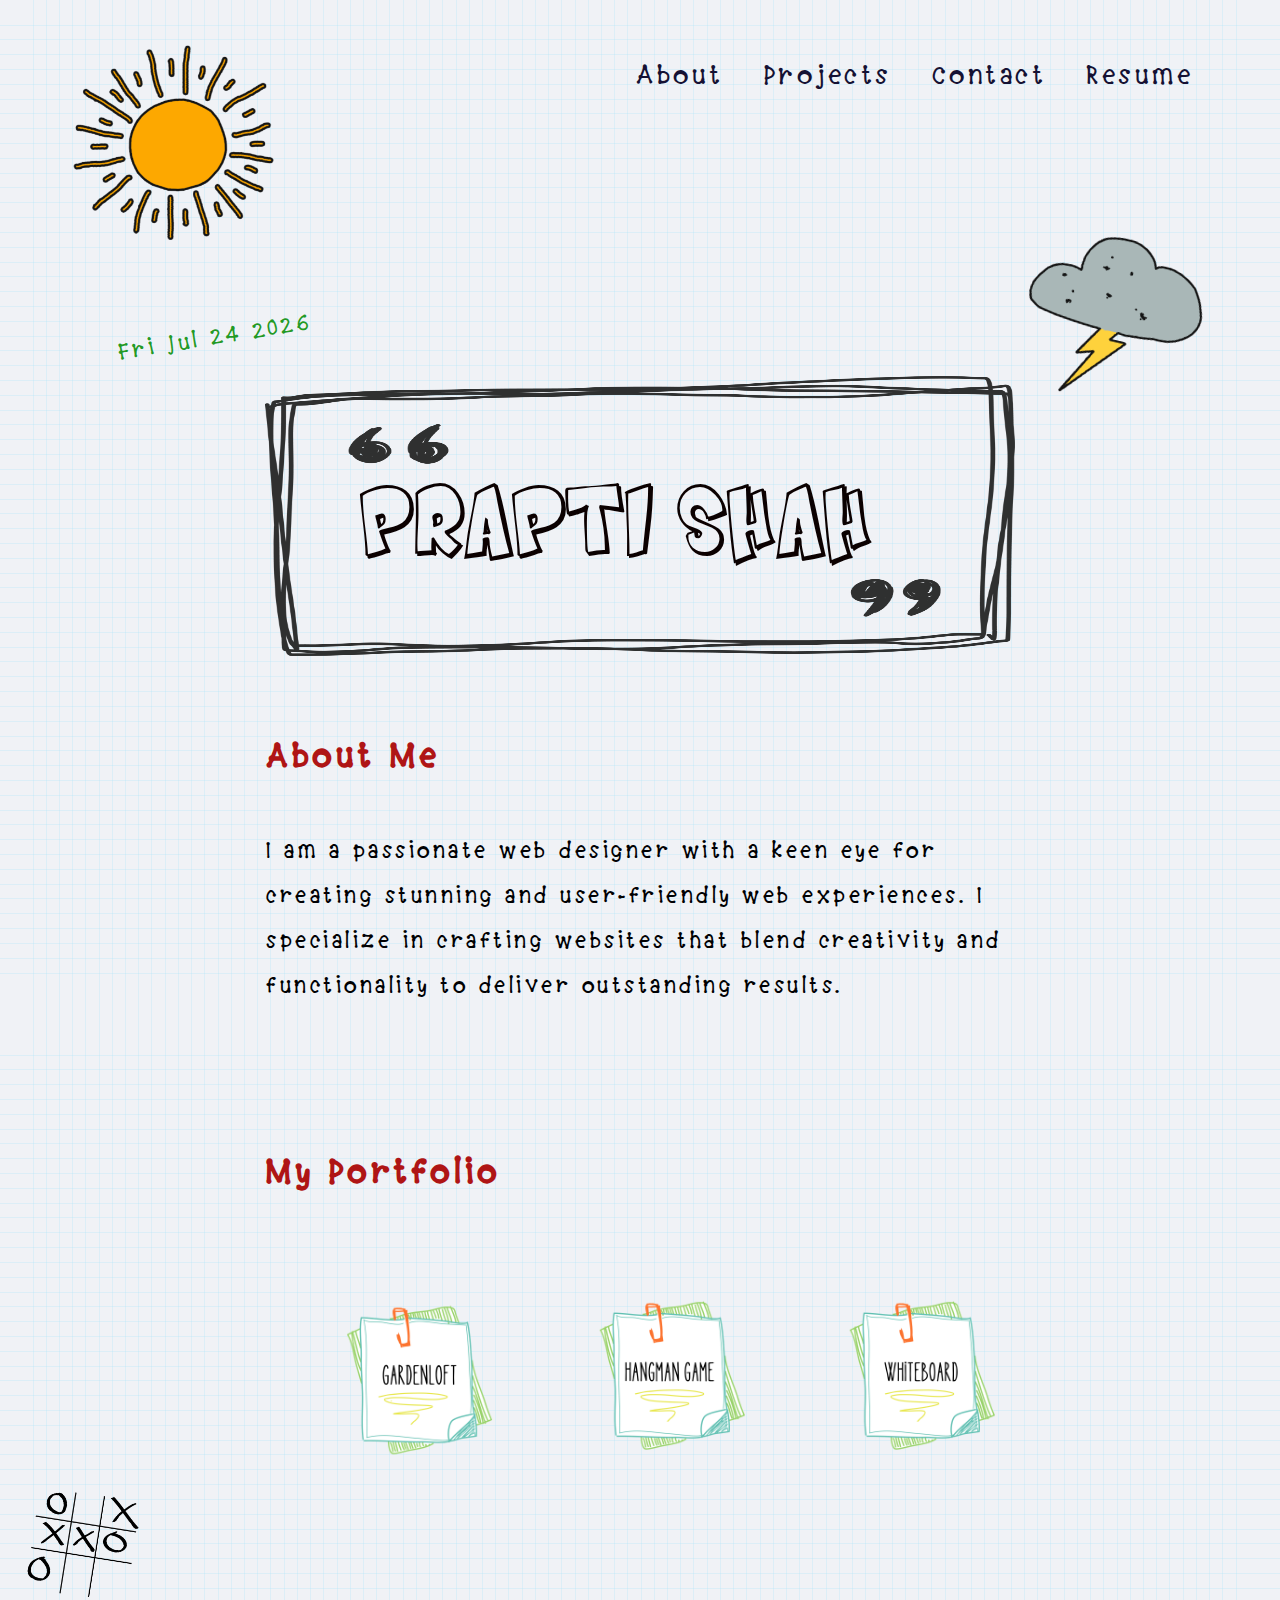
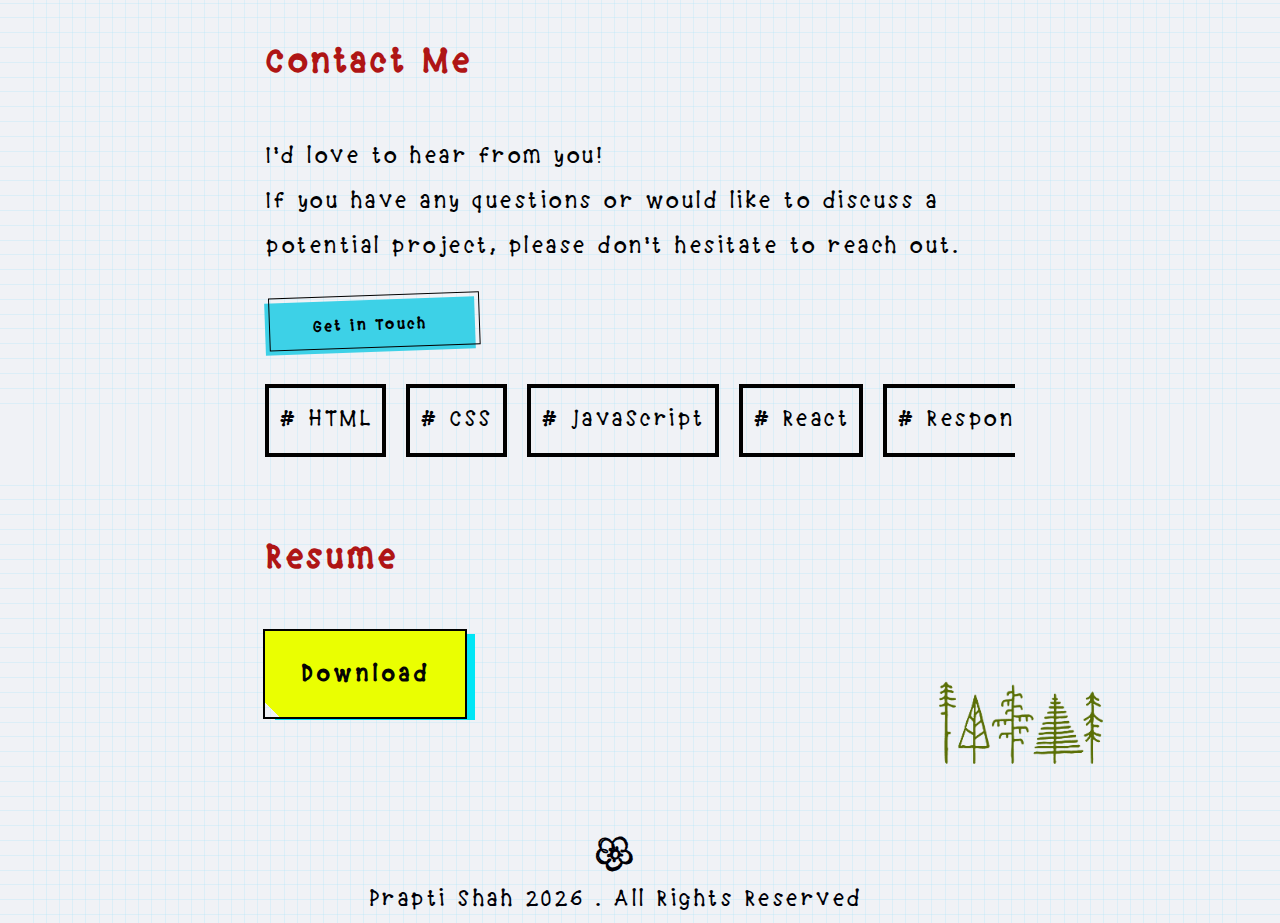
<file: index.html>
<!DOCTYPE html>
<html lang="en">
  <head>
    <meta charset="UTF-8" />
    <meta name="viewport" content="width=device-width, initial-scale=1.0" />
    <title>Prapti Shah Portfolio</title>

    <link rel="stylesheet" href="styles.css" />
    <!-- <script src="https://cdn.jsdelivr.net/npm/animejs@3.1.0/lib/anime.min.js"></script>
    <script type="module" src="./script.js"></script> -->
  </head>

  <body class="novel-theme">
    <div id="menu">
      <script>
        function menuOnClick() {
          document.getElementById("menu-bar").classList.toggle("change");
          document.getElementById("nav").classList.toggle("change");
          document.getElementById("menu-bg").classList.toggle("change-bg");
        }
      </script>
      <div id="menu-bar" onclick="menuOnClick()">
        <div id="bar1" class="bar"></div>
        <div id="bar2" class="bar"></div>
        <div id="bar3" class="bar"></div>
      </div>
      <div class="novel-theme" id="container">
        <nav class="nav" id="nav">
          <ul>
            <li><a href="#aboutMe">About</a></li>

            <li><a href="#portfolios">Projects</a></li>
            <li><a href="#contactMe">Contact</a></li>
            <li><a href="#resume-container">Resume</a></li>
          </ul>
        </nav>
      </div>
      <div class="menu-bg" id="menu-bg"></div>
    </div>
    <div>
      <img src="Sun01 Final.png" alt="sun" id="sun" class="day-icon" />
    </div>
    <!--<div>
      <img
        src="vecteezy_nature-crayon-doodle_25027246_880.png"
        alt="moon"
        id="moon"
        class="night-icon" />
    </div>-->

    <div>
      <p id="date"></p>

      <script>
        const d = new Date();
        document.getElementById("date").innerHTML = d.toDateString();
      </script>
    </div>

    <div class="cloud">
      <a href="weather.html">
        <img src="Cloud02 Final.png" alt="cloud-weather" class="cloudImg"
      /></a>
    </div>
    <div class="container"></div>

    <main>
      <div id="name">
        <div class="textName">PRAPTI SHAH</div>
        <!--<p class="textOccupation">web developer</p>-->
      </div>
      <!--<img src="arrow.png" class="arrow" />
      <img src="praptiSketch.jpg" class="praptiSketch" />-->
      <!-- <div id="animatedLetters">
        <span
          ><div class="animate-me">prapti.shah.*.shah.prapti</div>
          <div class="animate-me">shah.prapti.*.prapti.shah</div>
          <div class="animate-me">prapti.shah.*.shah.prapti</div>
          <div class="animate-me">shah.prapti.*.prapti.shah</div>
          <div class="animate-me">prapti.shah.*.shah.prapti</div>
          <div class="animate-me">shah.prapti.*.prapti.shah</div>
          <div class="animate-me">prapti.shah.*.shah.prapti</div>
          <div class="animate-me">shah.prapti.*.prapti.shah</div>
          <div class="animate-me">prapti.shah.*.shah.prapti</div>
          <div class="animate-me">shah.prapti.*.prapti.shah</div>
          <div class="animate-me">prapti.shah.*.shah.prapti</div>
          <div class="animate-me">shah.prapti.*.prapti.shah</div>
          <div class="animate-me">prapti.shah.*.shah.prapti</div>
          <div class="animate-me">shah.prapti.*.prapti.shah</div></span
        > -->
      <!-- </div> -->

      <div id="aboutMe" class="ruled-paper">
        <h2 class="heading">About Me</h2>
        <p>
          I am a passionate web designer with a keen eye for creating stunning
          and user-friendly web experiences. I specialize in crafting websites
          that blend creativity and functionality to deliver outstanding
          results.
        </p>
      </div>

      <div id="portfolios" class="ruled-paper">
        <h2 class="heading">My Portfolio</h2>
        <!-- Portfolio items go here -->
        <div class="flex-container">
          <!--<h3 class="portfolio-item">Portfolio 1</h3>-->
          <a href="Gardenloft.html"
            ><img
              src="gardenloft-canva.png"
              alt="portfolio-icon"
              class="portfolio"
          /></a>

          <!-- Portfolio item content -->
          <!--<h3 class="portfolio-item">Portfolio 2</h3>-->
          <a href="Hangman.html">
            <img src="hangman-canva.png" alt="portfolio-icon" class="portfolio"
          /></a>

          <!-- Portfolio item content 
            <h3 class="portfolio-item">Portfolio 3</h3>-->
          <a href="whiteboard.html"
            ><img src="whiteboard.png" alt="portfolio-icon" class="portfolio"
          /></a>
        </div>
      </div>

      <div class="tic-tac-toe">
        <a href="tic-tac-toe.html"
          ><img src="tic-tac-toe.png" alt="tic tac toe icon" class="tictac" />
        </a>
      </div>

      <div id="contactMe" class="ruled-paper">
        <h2 class="heading">Contact Me</h2>
        <p>
          I'd love to hear from you!<br />
          If you have any questions or would like to discuss a potential
          project, please don't hesitate to reach out.
        </p>

        <a href="mailto:shahprapti12@gmail.com" class="btn">Get in Touch</a>
      </div>

      <div id="skills-container">
        <!-- <h2 class="heading">Skills</h2> -->
        <div id="skills-list" class="tag-list">
          <!-- Skills will be dynamically added here using JavaScript -->
        </div>
      </div>

      <script>
        const skillsContainer = document.getElementById("skills-list");
        const skills = [
          "HTML",
          "CSS",
          "JavaScript",
          "React",
          "Responsive Design",
          "Git",
          "MongoDB",
          "ADB Tools",
          "Web Applications",
          "Node",
          "Express",
          "UI/ UX",
          "Figma",
          "Canva",
          "Animations",
          "Typescript",
          "API Integration",
          "Agile Development",
          "",
        ];

        function addSkillsToContainer() {
          for (let i = 0; i < 18; i++) {
            const skill = skills[i % skills.length];
            const skillElement = document.createElement("div");
            skillElement.classList.add("tag");
            skillElement.innerHTML = `<span>#</span> ${skill}`;
            skillsContainer.appendChild(skillElement);
          }
        }

        // Initial load
        addSkillsToContainer();

        // Infinite scroll logic
        window.addEventListener("scroll", () => {
          const { scrollTop, scrollHeight, clientHeight } =
            document.documentElement;

          if (scrollTop + clientHeight >= scrollHeight - 10) {
            addSkillsToContainer();
          }
        });
      </script>

      <div class="ruled-paper">
        <h2 class="heading">Resume</h2>

        <div id="resume-container">
          <div>
            <a
              id="download"
              class="button-49"
              href="Prapti-Shah-Resume.pdf"
              download
              >Download</a
            >
            <!-- <a href="/images/myw3schoolsimage.jpg" download>
            <img src="path/to/your/image.jpg" alt="Your Image Alt Text" width="104" height="142">
          </a> -->
          </div>
          <div>
            <img src="TreesFinal.png" alt="pine Trees" class="pine" />
          </div>
        </div>
      </div>
    </main>

    <footer>
      <div class="heart">u</div>
      <div class="footer">
        Prapti Shah
        <script>
          document.write(new Date().getFullYear());
        </script>
        . All Rights Reserved
      </div>
    </footer>
  </body>
</html>
</file>
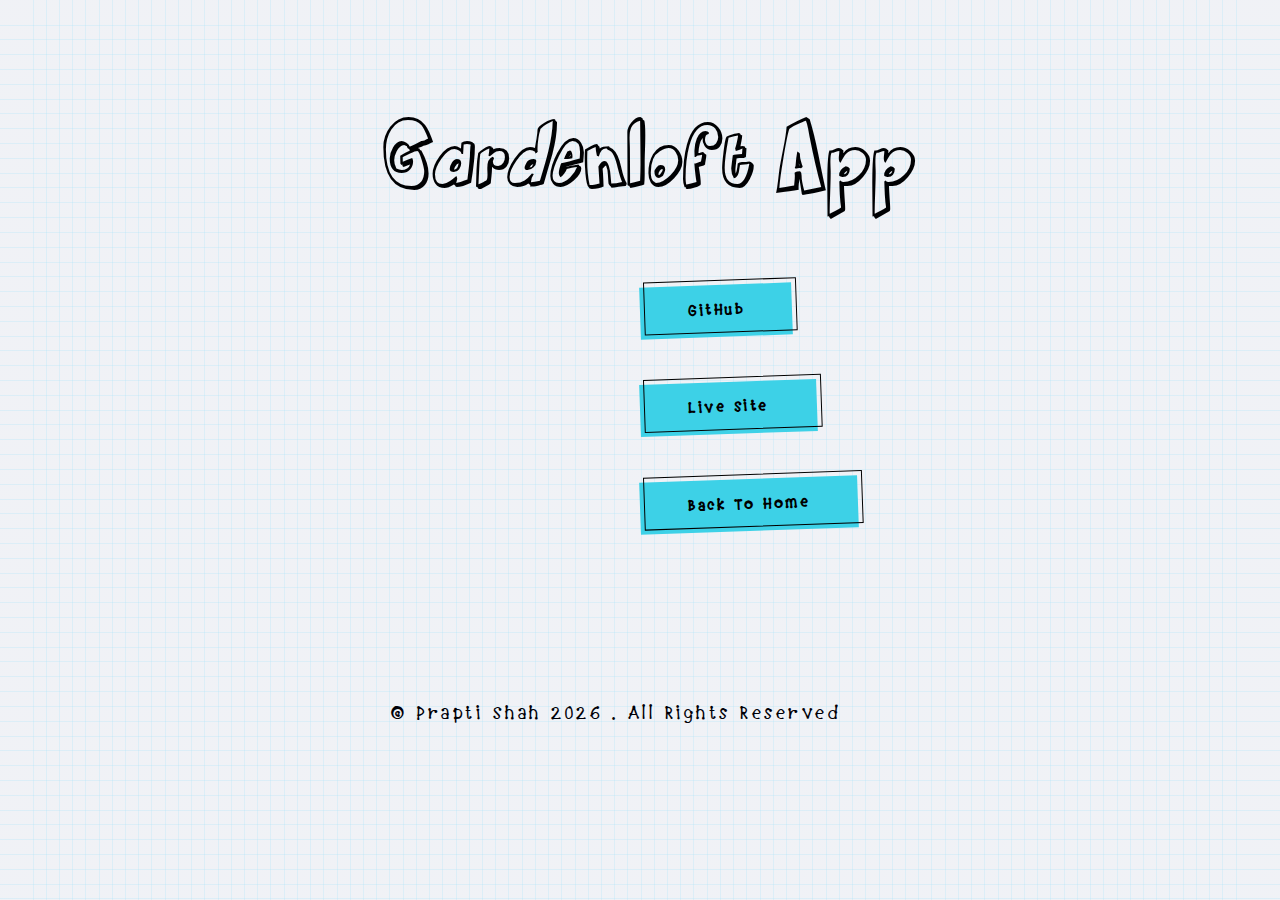
<file: Gardenloft.html>
<!DOCTYPE html>
<html lang="en">
  <head>
    <meta charset="UTF-8" />
    <meta name="viewport" content="width=device-width, initial-scale=1.0" />
    <title>Gardenloft Project</title>
    <link rel="stylesheet" href="hangman.css" />
  </head>
  <body>
    <header>
      <h1>Gardenloft App</h1>
    </header>

    <main>
      <!-- <section></section> -->

      <section>

      </section>

      <section>
        <a href="https://github.com/whimsical-phoenix/just-for-us" class="btn">GitHub</a>
        <a href="https://just-for-us-master.vercel.app" class="btn">Live Site</a>
        <a href="index.html" class="btn">Back To Home</a>
      </div>
      </section>
    </main>

    <footer>
      <small
        >© Prapti Shah
        <script>
          document.write(new Date().getFullYear());
        </script>
        . All Rights Reserved</small
      >
    </footer>
  </body>
</html>
</file>
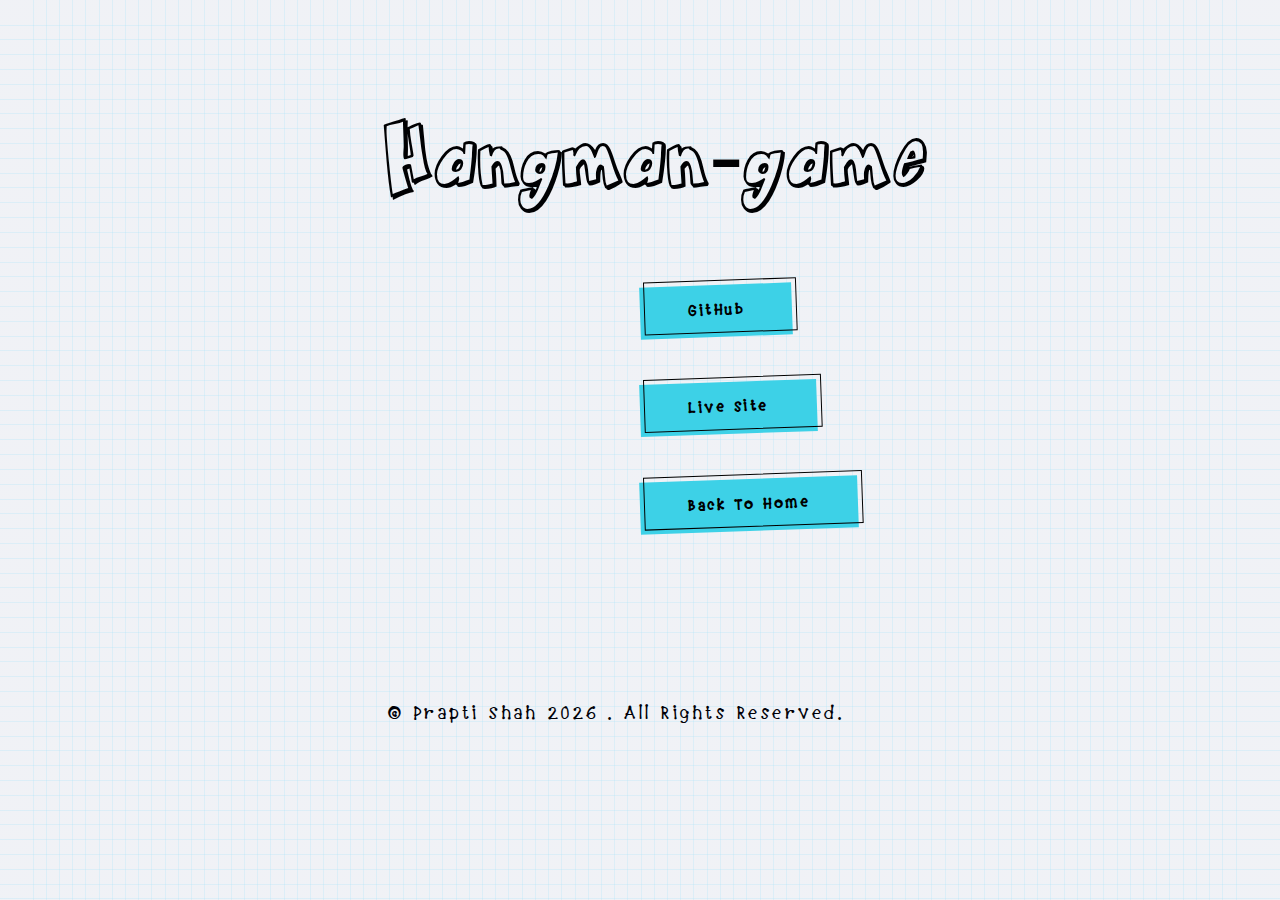
<file: Hangman.html>
<!DOCTYPE html>
<html lang="en">
  <head>
    <meta charset="UTF-8" />
    <meta name="viewport" content="width=device-width, initial-scale=1.0" />
    <title>Hangman-game Project</title>
    <link rel="stylesheet" href="hangman.css" />
  </head>
  <body>
    <header>
      <h1>Hangman-game</h1>
    </header>

    <main>
      <!-- <section></section> -->

      <section>

      </section>

      <section>
        <a href="https://github.com/whimsical-phoenix/HANGMAN-GAME" class="btn">GitHub</a>
        <a href="https://whimsicalhangman.onrender.com" class="btn">Live Site</a>
        <a href="index.html" class="btn">Back To Home</a>
      </div>
      </section>
    </main>

    <footer>
      <small
        >© Prapti Shah
        <script>
          document.write(new Date().getFullYear());
        </script>
        . All Rights Reserved.</small
      >
    </footer>
  </body>
</html>
</file>
<file: hangman.css>
html {
  scroll-behavior: smooth;
}
@font-face {
  font-family: great-ink regular;
  src: url(great-ink.regular.ttf);
}
@font-face {
  font-family: "smartie-caps regular";
  src: url(smartie-caps.regular.ttf);
}

body {
  background: linear-gradient(
      rgba(255, 255, 255, 0.63),
      rgba(255, 255, 255, 0.63)
    ),
    url("grid-white.png"); /* Ruled paper image */
  background-attachment: fixed;
  line-height: 1.6;
  background-color: #d6dbe7;
  color: #000103;
  margin: 0;
  padding: 13;
  font-family: great-ink regular;
  font-size: 30px;

  letter-spacing: 1.5px;
  line-height: 1.5;
  color: #000103;
}

h1 {
  padding-top: 0.5ch;
  margin-left: 30vw;
  margin-bottom: 2vh;
  font-family: "smartie-caps regular";

  font-size: 100px;
  font-weight: 400;
}

img {
  max-width: 13%;
  height: auto;
  padding-left: 35px;
}

.btn {
  background-color: #3dd1e7;
  border: 0 solid #e5e7eb;
  box-sizing: border-box;
  color: #000000;
  display: flex;
  font-family: "great-ink regular";
  font-size: 1rem;
  font-weight: 700;
  justify-content: center;
  line-height: 1.75rem;
  padding: 0.75rem 1.65rem;
  position: relative;
  text-align: center;
  text-decoration: none #000000 solid;
  text-decoration-thickness: auto;
  margin-top: 5vh;
  margin-left: 50vw;

  max-width: -moz-fit-content;
  max-width: fit-content;

  transition: 0.3s;
  position: relative;
  cursor: pointer;
  transform: rotate(-2deg);

  -webkit-user-select: none;
  user-select: none;
  touch-action: manipulation;
}

.btn:focus {
  outline: 0;
}

.btn:after {
  content: "";
  position: absolute;
  border: 1px solid #000000;
  bottom: 4px;
  left: 4px;
  width: calc(100% - 1px);
  height: calc(100% - 1px);
}

.btn:hover:after {
  bottom: 2px;
  left: 2px;
}

@media (min-width: 768px) {
  .btn {
    padding: 0.75rem 3rem;
    font-size: 1.25rem;
  }
}

footer {
  margin-top: 10rem;
  font-family: "great-ink regular";
  color: #000007;
  font-size: 2 rem;
  font-weight: 100;
  padding-right: 50px;
  text-align: center;
}
</file>
<file: styles.css>
/* Reset some default styles */
html {
  scroll-behavior: smooth;
}
@font-face {
  font-family: great-ink regular;
  src: url(great-ink.regular.ttf);
}
body {
  background: linear-gradient(
      rgba(255, 255, 255, 0.63),
      rgba(255, 255, 255, 0.63)
    ),
    url("grid-white.png"); /* Ruled paper image */
  background-attachment: scroll;
  line-height: 1.6;
  background-color: #d6dbe7;
  color: #000103;
  margin: auto;
  padding: 13;
  font-family: great-ink regular;
  font-size: 30px;

  letter-spacing: 1.5px;
  line-height: 1.5;
  color: #000103;
}

/* Header styles */
/* Navigation Bar Styles */
#container {
  position: right;
  margin: 20px;
  width: auto;
  float: right;
}
div.novel-theme nav {
  text-align: right; /* Align the navigation to the right */
}

div.novel-theme nav ul {
  display: flex;
  flex-wrap: wrap;
  padding: 0;
  margin-right: 3rem;
  list-style: none;

  text-align: right; /* Align the navigation to the right */
}

div.novel-theme nav ul li {
  margin: 0 20px;
}

div.novel-theme nav ul li a {
  position: relative;
  display: inline-block;
  overflow: hidden;

  text-align: right; /* Align the navigation to the right */
  text-decoration: none;
  color: #151133;
  font-family: "great-ink regular";
  font-size: 3ch;
}

div.novel-theme nav ul li a::before {
  content: "";
  position: absolute;
  bottom: 0;
  left: 0;
  width: 100%;
  height: 3px;
  background-color: #aeff00cb; /* Highlight color */
  transform: scaleX(0); /* Initially hidden */
  transform-origin: right;
  transition: transform 0.3s ease-in-out;
}

div.novel-theme nav ul li a:hover::before {
  transform: scaleX(1); /* Show underline on hover */
  transform-origin: left;
  background-color: #c3ff00ca; /* Yellow highlighter effect on hover */
  transition: transform 0.3s ease-in-out, background-color 0.3s ease-in-out; /* Smooth transition */
}

#date {
  color: rgba(6, 142, 6, 0.896);
  padding-left: 9%;
  transform: rotate(-9deg);
  height: 20px;
  max-width: -moz-fit-content;
  max-width: fit-content;
}

/* Portfolio section styles with ruled paper background */
.ruled-paper {
  padding: 2rem 0;
  background-size: cover;
}

.ruled-paper h1,
.ruled-paper h2,
.ruled-paper h3 {
  display: block;
  max-width: -moz-fit-content;
  max-width: fit-content;
  text-shadow: none; /* Remove text shadow */
  background-image: linear-gradient(transparent 50%, #c5f440a1 50%);
  background-size: 100% 200%;
  transition: background-position 0.3s ease;
}

.ruled-paper h1:hover,
.ruled-paper h2:hover,
.ruled-paper h3:hover {
  background-position: 0 100%;
}

main {
  margin: auto;
  max-width: 750px;
  min-width: 300px;
}

h2.heading {
  color: #af1515;
  text-align: left;
  font-weight: 600;
}

footer {
  font-family: "great-ink regular";
  color: #000007;
  font-size: 2 rem;
  font-weight: 100;
  padding-right: 50px;
  text-align: center;
}

/*.footer {
  display: flex;
  height: 50px;
  width: 100%;
  text-align: right;
}*/

img {
  max-width: 13%;
  height: auto;
  padding-left: 35px;
}

.pine {
  max-width: 44%;

  margin-left: 25rem;
}

@font-face {
  font-family: "smartie-caps regular";
  src: url(smartie-caps.regular.ttf);
}

@font-face {
  font-family: "kg-flavor-and-frames-six regular";
  src: url(kg-flavor-and-frames-six.regular.ttf);
}
#resume-container {
  display: flex;
}
#name {
  height: 200px;
  max-width: max-content;
  padding-top: 80px;
  padding-left: 95px;
  margin-bottom: 2ch;
  font-family: "smartie-caps regular";
  color: rgb(11, 1, 1);
  background-image: url("textbubble.png");
  background-size: 100% 100%;
  max-width: 90%;
  margin-top: 0px;
  margin-bottom: 0.1px;
  font-size: 100px;
  font-weight: 400;
}
.textOccupation {
  margin: 0;
  font-size: 70px;
  padding-left: 6ch;
}

button {
  align-items: center;
}

/* button */
.btn {
  background-color: #3dd1e7;
  border: 0 solid #e5e7eb;
  box-sizing: border-box;
  color: #000000;
  display: flex;
  font-family: "great-ink regular";
  font-size: 1rem;
  font-weight: 700;
  justify-content: center;
  line-height: 1.75rem;
  padding: 0.75rem 1.65rem;
  position: relative;
  text-align: center;
  text-decoration: none #000000 solid;
  text-decoration-thickness: auto;

  max-width: -moz-fit-content;
  max-width: fit-content;

  transition: 0.3s;
  position: relative;
  cursor: pointer;
  transform: rotate(-2deg);

  -webkit-user-select: none;
  user-select: none;
  touch-action: manipulation;
}

.btn:focus {
  outline: 0;
}

.btn:after {
  content: "";
  position: absolute;
  border: 1px solid #000000;
  bottom: 4px;
  left: 4px;
  width: calc(100% - 1px);
  height: calc(100% - 1px);
}

.btn:hover:after {
  bottom: 2px;
  left: 2px;
}

@media (min-width: 768px) {
  .btn {
    padding: 0.75rem 3rem;
    font-size: 1.25rem;
  }
}

a {
  color: rgba(10, 10, 10, 0.821);
  text-align: center;
  text-decoration: none;
  display: inline-block;
}

.flex-container {
  display: flex;
  justify-content: space-around;
}

/* animated letters styles
#animatedLetters {
  color: #000b0b;
  font-weight: 400;
  font-size: 3vw;
  display: flex;
  align-items: center;
  justify-content: center;
  text-align: center;
  text-transform: uppercase;
  font-family: "great-ink regular";
  height: 90vh;
  box-sizing: border-box;
  letter-spacing: 6px;
  margin-top: 2ch;
  line-height: 1.2;
} */

span {
  display: inline-block;
}

.heart {
  font-family: "kg-flavor-and-frames-six regular";
  font-weight: 600;
}

.tic-tac-toe {
  width: 800px;
  transform: rotate(9deg);
}

.tictac {
  margin-top: 2ch;
  margin-left: -22ch;
  transition: transform 0.4s;
  float: left;
}
.tictac:hover {
  -ms-transform: scale(1.5); /* IE 9 */
  -webkit-transform: scale(1.5); /* Safari 3-8 */
  transform: scale(1.5);
}

.cloudImg {
  max-width: 18.5%;
  float: right;
  padding: 2ch;
  margin-bottom: 2ch;
  margin-right: 2ch;
  position: relative;
  top: -17ch;
  transform: rotate(13deg);
}

.cloudImg:hover {
  animation: shake 0.5s;
}

.button-49,
.button-49:after {
  width: 150px;
  height: 76px;
  line-height: 78px;
  font-size: 30px;
  font-family: "great-ink regular";
  font-weight: 800;
  background: linear-gradient(45deg, transparent 5%, #eaff01 5%);
  border: 0;
  color: #050404;
  letter-spacing: 3px;
  box-shadow: 10px 3px 0px #00e6f6;
  outline: #000000 2px solid;
  position: relative;
  user-select: none;
  -webkit-user-select: none;
  touch-action: manipulation;
  /* border: #000000 2px solid; */
}

.button-49:after {
  --slice-0: inset(50% 50% 50% 50%);
  --slice-1: inset(80% -6px 0 0);
  --slice-2: inset(50% -6px 30% 0);
  --slice-3: inset(10% -6px 85% 0);
  --slice-4: inset(40% -6px 43% 0);
  --slice-5: inset(80% -6px 5% 0);

  content: "Download";
  display: block;
  position: absolute;
  top: 0;
  left: 0;
  right: 0;
  bottom: 0;
  background: linear-gradient(
    45deg,
    transparent 3%,
    #00e6f6 3%,
    #00e6f6 5%,
    #ffee01 5%
  );
  text-shadow: -3px -3px 0px #f86205, 3px 3px 0px #00e6f6;
  clip-path: var(--slice-0);
}

.button-49:hover:after {
  animation: 1s glitch;
  animation-timing-function: steps(2, end);
}

@keyframes glitch {
  0% {
    clip-path: var(--slice-1);
    transform: translate(-20px, -10px);
  }
  10% {
    clip-path: var(--slice-3);
    transform: translate(10px, 10px);
  }
  20% {
    clip-path: var(--slice-1);
    transform: translate(-10px, 10px);
  }
  30% {
    clip-path: var(--slice-3);
    transform: translate(0px, 5px);
  }
  40% {
    clip-path: var(--slice-2);
    transform: translate(-5px, 0px);
  }
  50% {
    clip-path: var(--slice-3);
    transform: translate(5px, 0px);
  }
  60% {
    clip-path: var(--slice-4);
    transform: translate(5px, 10px);
  }
  70% {
    clip-path: var(--slice-2);
    transform: translate(-10px, 10px);
  }
  80% {
    clip-path: var(--slice-5);
    transform: translate(20px, -10px);
  }
  90% {
    clip-path: var(--slice-1);
    transform: translate(-10px, 0px);
  }
  100% {
    clip-path: var(--slice-1);
    transform: translate(0);
  }
}

@media (min-width: 768px) {
  .button-49,
  .button-49:after {
    width: 200px;
    height: 86px;
    line-height: 88px;
  }
}

.portfolio {
  max-width: 80.5%;
  /* padding: 2ch;
  margin-bottom: 2ch; */
  margin-right: -2ch;
}

.portfolio:hover {
  animation: shake 0.5s;
}

.flex-container {
  display: flex;
  max-width: fit-content;
}

@keyframes shake {
  0% {
    transform: translate(1px, 1px) rotate(0deg);
  }
  10% {
    transform: translate(-1px, -2px) rotate(-1deg);
  }
  20% {
    transform: translate(-3px, 0px) rotate(1deg);
  }
  30% {
    transform: translate(3px, 2px) rotate(0deg);
  }
  40% {
    transform: translate(1px, -1px) rotate(1deg);
  }
  50% {
    transform: translate(-1px, 2px) rotate(-1deg);
  }
  60% {
    transform: translate(-3px, 1px) rotate(0deg);
  }
  70% {
    transform: translate(3px, 1px) rotate(-1deg);
  }
  80% {
    transform: translate(-1px, -1px) rotate(1deg);
  }
  90% {
    transform: translate(1px, 2px) rotate(0deg);
  }
  100% {
    transform: translate(1px, -2px) rotate(-1deg);
  }
}

a {
  display: block;
}

#sun {
  animation-name: spin;
  animation-duration: 5000ms;
  animation-iteration-count: infinite;
  animation-timing-function: linear;
  max-width: 22%;
}

@keyframes spin {
  from {
    transform: rotate(0deg);
  }
  to {
    transform: rotate(360deg);
  }
}

/* Horizontally scrolling skills section */
@keyframes infiniteScroll {
  0% {
    transform: translateX(0);
  }
  100% {
    transform: translateX(-100%);
  }
}

#skills-container {
  overflow: hidden;
}

.tag-list {
  display: flex;
  font-size: 30px;
  animation: infiniteScroll 200s linear infinite;
  min-width: fit-content;
}

.tag {
  white-space: nowrap;
  margin-right: 20px; /* Adjust the margin between tags as needed */
  padding: 10px;
  border: 4px, solid, #000000;
  /* border-radius: 0.4rem;
  box-shadow: 0 0.1rem 0.2rem rgb(0 0 0 / 20%), 0 0.1rem 0.5rem rgb(0 0 0 / 30%),
    0 0.2rem 1.5rem rgb(0 0 0 / 40%); */
}

/* Other existing styles */

/* /* Smartphones (portrait and landscape) ----------- */
@media only screen and (max-width: 960px) {
  body {
    display: inline-block;
    text-align: justify;
    font-size: 6ch;
    letter-spacing: normal;
    padding-left: 5%;
    padding-right: 5%;
    max-width: max-content;
    height: 100vh;
  }
  .cloudImg {
    max-width: 22%;
    position: static;
  }
  #name {
    background-image: none;
    display: inline;
    width: auto;
    height: auto;
    margin-bottom: 0;
    padding-left: 56px;
    font-size: 9.5ch;
    text-align: center;
  }
  h2.heading {
    text-align: justify;
    font-size: 5ch;
  }
  #menu {
    z-index: 2;
  }

  #menu-bar {
    width: 55px;
    height: 45px;
    margin: 30px 0 20px 20px;
    cursor: pointer;
  }

  .bar {
    height: 5px;
    width: 100%;
    background-color: #171112;
    display: block;
    border-radius: 5px;
    transition: 0.3s ease;
    margin: 4px;
  }

  #bar1 {
    transform: translateY(-4px);
  }

  #bar3 {
    transform: translateY(4px);
  }

  .nav {
    transition: 0.3s ease;
    display: none;
  }

  .nav ul {
    padding: 0 22px;
  }

  .nav li {
    list-style: none;
    padding: 12px 0;
  }

  .nav li a {
    color: rgb(12, 1, 1);
    font-size: 20px;
    text-decoration: none;
  }

  .nav li a:hover {
    font-weight: bold;
  }

  .menu-bg,
  #menu {
    top: 0;
    left: 0;
    position: absolute;
  }

  .menu-bg {
    z-index: -10;
    width: 0;
    height: 0;
    margin: 20px 0px 22px 20px;
    background: radial-gradient(circle, #ab30d7, #05dcd2c7);
    border-radius: 50%;
    transition: 0.3s ease;
  }

  .change {
    display: block;
  }

  .change .bar {
    background-color: rgb(10, 1, 1);
  }

  .change #bar1 {
    transform: translateY(4px) rotateZ(-45deg);
  }

  .change #bar2 {
    opacity: 0;
  }

  .change #bar3 {
    transform: translateY(-6px) rotateZ(45deg);
  }

  .change-bg {
    width: 920px;
    height: 1028px;
    transform: translate(-60%, -30%);
  }

  #date {
    font-size: 2.5ch;
  }
  main {
    margin: 0;
    max-width: max-content;
  }
  .tictac {
    float: none;
    margin-left: 65%;
  }
  .pine {
    margin-left: 21%;
    max-width: 24%;
  }
  footer {
    text-align: center;
    font-size: 2.2rem;
  }
  #sun {
    max-width: 32%;
  }
}

/* Smartphones (portrait) ----------- */
@media only screen and (max-width: 550px) {
  /* Styles */
  body {
    display: block;
    font-size: 6ch;
    text-align: justify;
    padding-left: 5%;
    padding-right: 5%;
    max-width: max-content;
    height: 100vh;
    letter-spacing: normal;
  }
  .cloudImg {
    max-width: 22%;
    position: static;
  }
  #name {
    display: inline;
    width: auto;
    height: auto;
    margin-bottom: 0;
    padding-left: 56px;
    font-size: 6.5ch;
    text-align: center;
    background-image: none;
  }

  h2.heading {
    text-align: justify;
    font-size: 3ch;
  }
  #menu {
    z-index: 2;
  }

  #menu-bar {
    width: 55px;
    height: 45px;
    margin: 30px 0 20px 20px;
    cursor: pointer;
  }

  .bar {
    height: 5px;
    width: 100%;
    background-color: #171112;
    display: block;
    border-radius: 5px;
    transition: 0.3s ease;
    margin: 4px;
  }

  #bar1 {
    transform: translateY(-4px);
  }

  #bar3 {
    transform: translateY(4px);
  }

  .nav {
    transition: 0.3s ease;
    display: none;
  }

  .nav ul {
    padding: 0 22px;
  }

  .nav li {
    list-style: none;
    padding: 12px 0;
  }

  .nav li a {
    color: rgb(12, 1, 1);
    font-size: 20px;
    text-decoration: none;
  }

  .nav li a:hover {
    font-weight: bold;
  }

  .menu-bg,
  #menu {
    top: 0;
    left: 0;
    position: absolute;
  }

  .menu-bg {
    z-index: -10;
    width: 0;
    height: 0;
    margin: 20px 0px 22px 20px;
    background: radial-gradient(circle, #ab30d7, #05dcd2c7);
    border-radius: 50%;
    transition: 0.3s ease;
  }

  .change {
    display: block;
  }

  .change .bar {
    background-color: rgb(10, 1, 1);
  }

  .change #bar1 {
    transform: translateY(4px) rotateZ(-45deg);
  }

  .change #bar2 {
    opacity: 0;
  }

  .change #bar3 {
    transform: translateY(-6px) rotateZ(45deg);
  }

  .change-bg {
    width: 920px;
    height: 1028px;
    transform: translate(-60%, -30%);
  }
  #date {
    font-size: 2ch;
  }
  main {
    margin: 0;
    max-width: max-content;
  }

  .tic-tac-toe {
    max-width: 200px;
  }
  .tictac {
    float: none;
    margin-left: 5%;
    max-width: 30%;
  }

  .pine {
    margin-left: 21%;
    max-width: 28%;
  }
  footer {
    max-width: 400px;
    text-align: center;
    font-size: 2.2rem;
  }
  #sun {
    max-width: 32%;
  }
  .portfolio {
    max-width: 111%;
    flex-wrap: wrap;
    /* padding: 2ch;
    margin-bottom: 2ch;
    margin-right: 2ch; */
  }
  .flex-container {
    flex-wrap: wrap;
  }

  .tag-list {
    font-size: 0.8ch;
    animation: infiniteScroll 50s linear infinite;

    /* max-width: 200px;
    min-width: 200px; */
  }
  .tag {
    margin-right: 5px;
  }

  #skills-container {
    max-width: 40%;
    overflow: visible;
    animation: infiniteScroll 50s linear infinite;
  }
}
</file>
